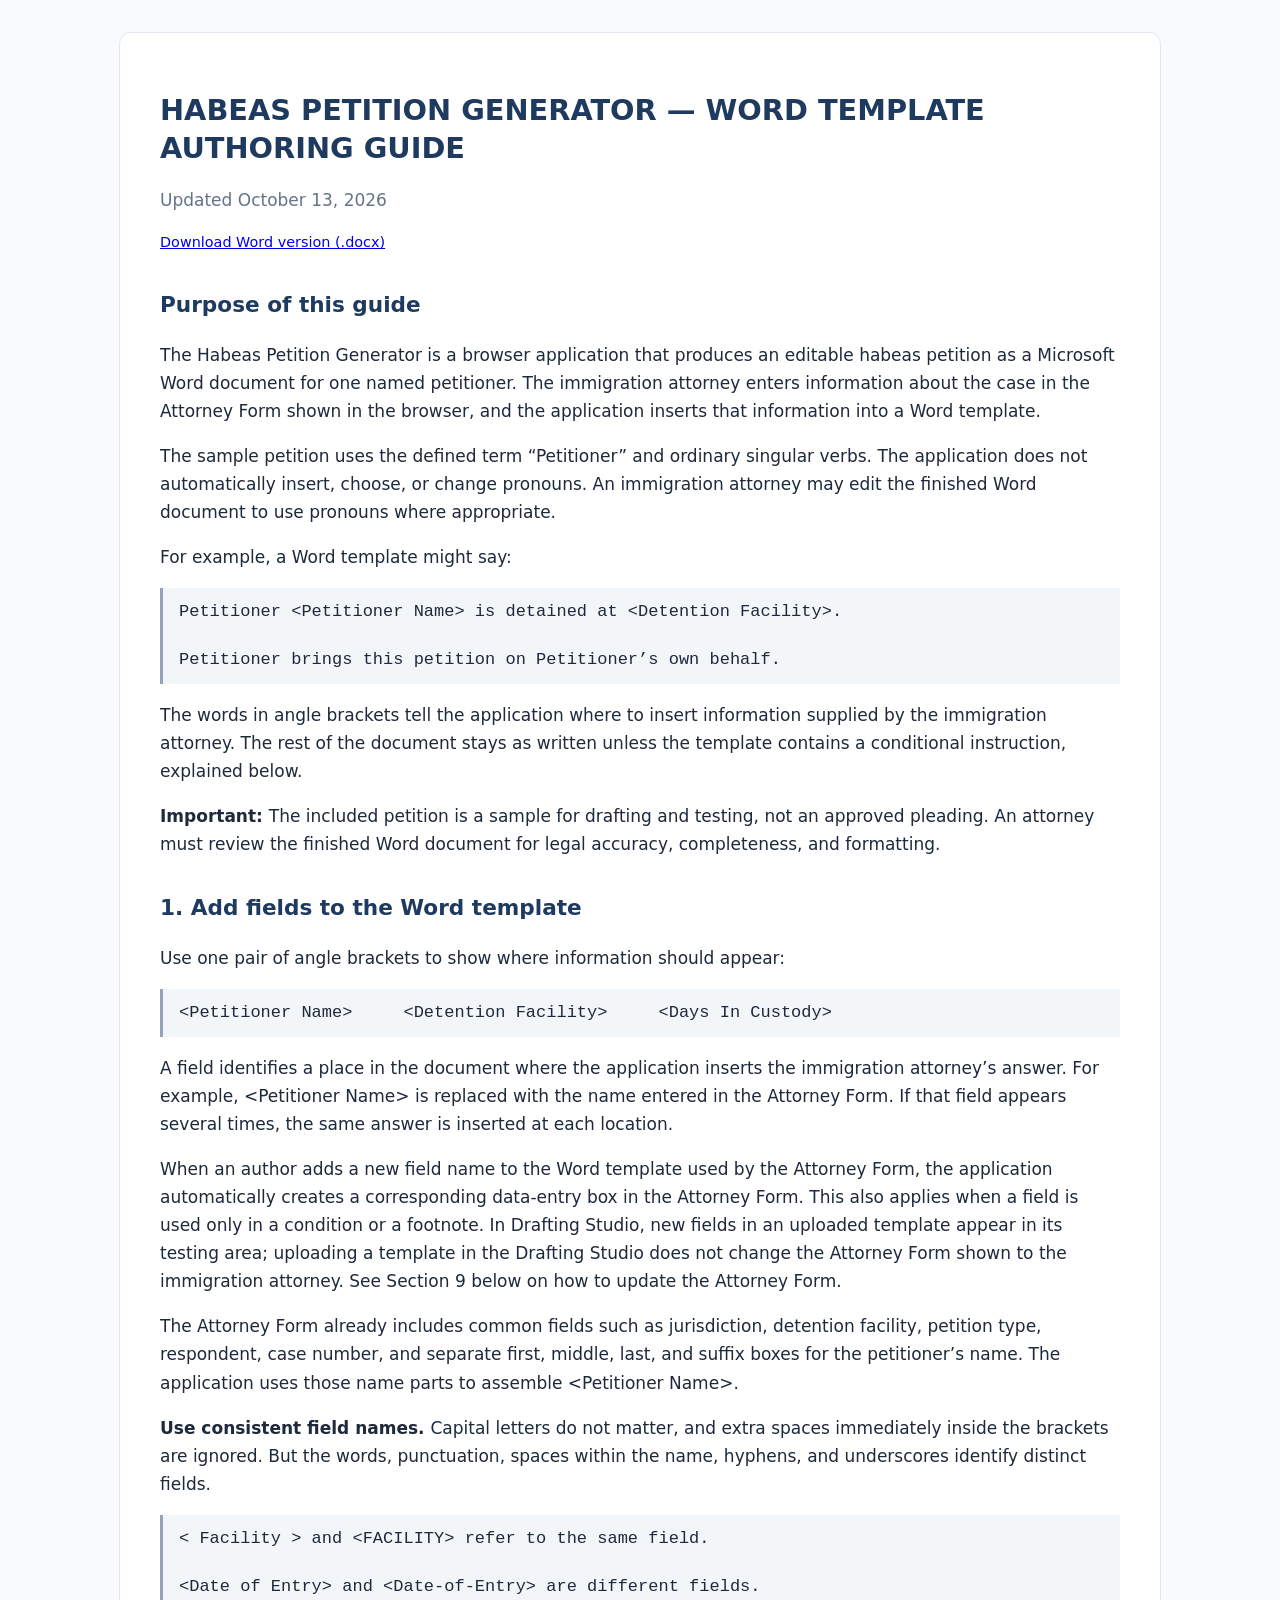
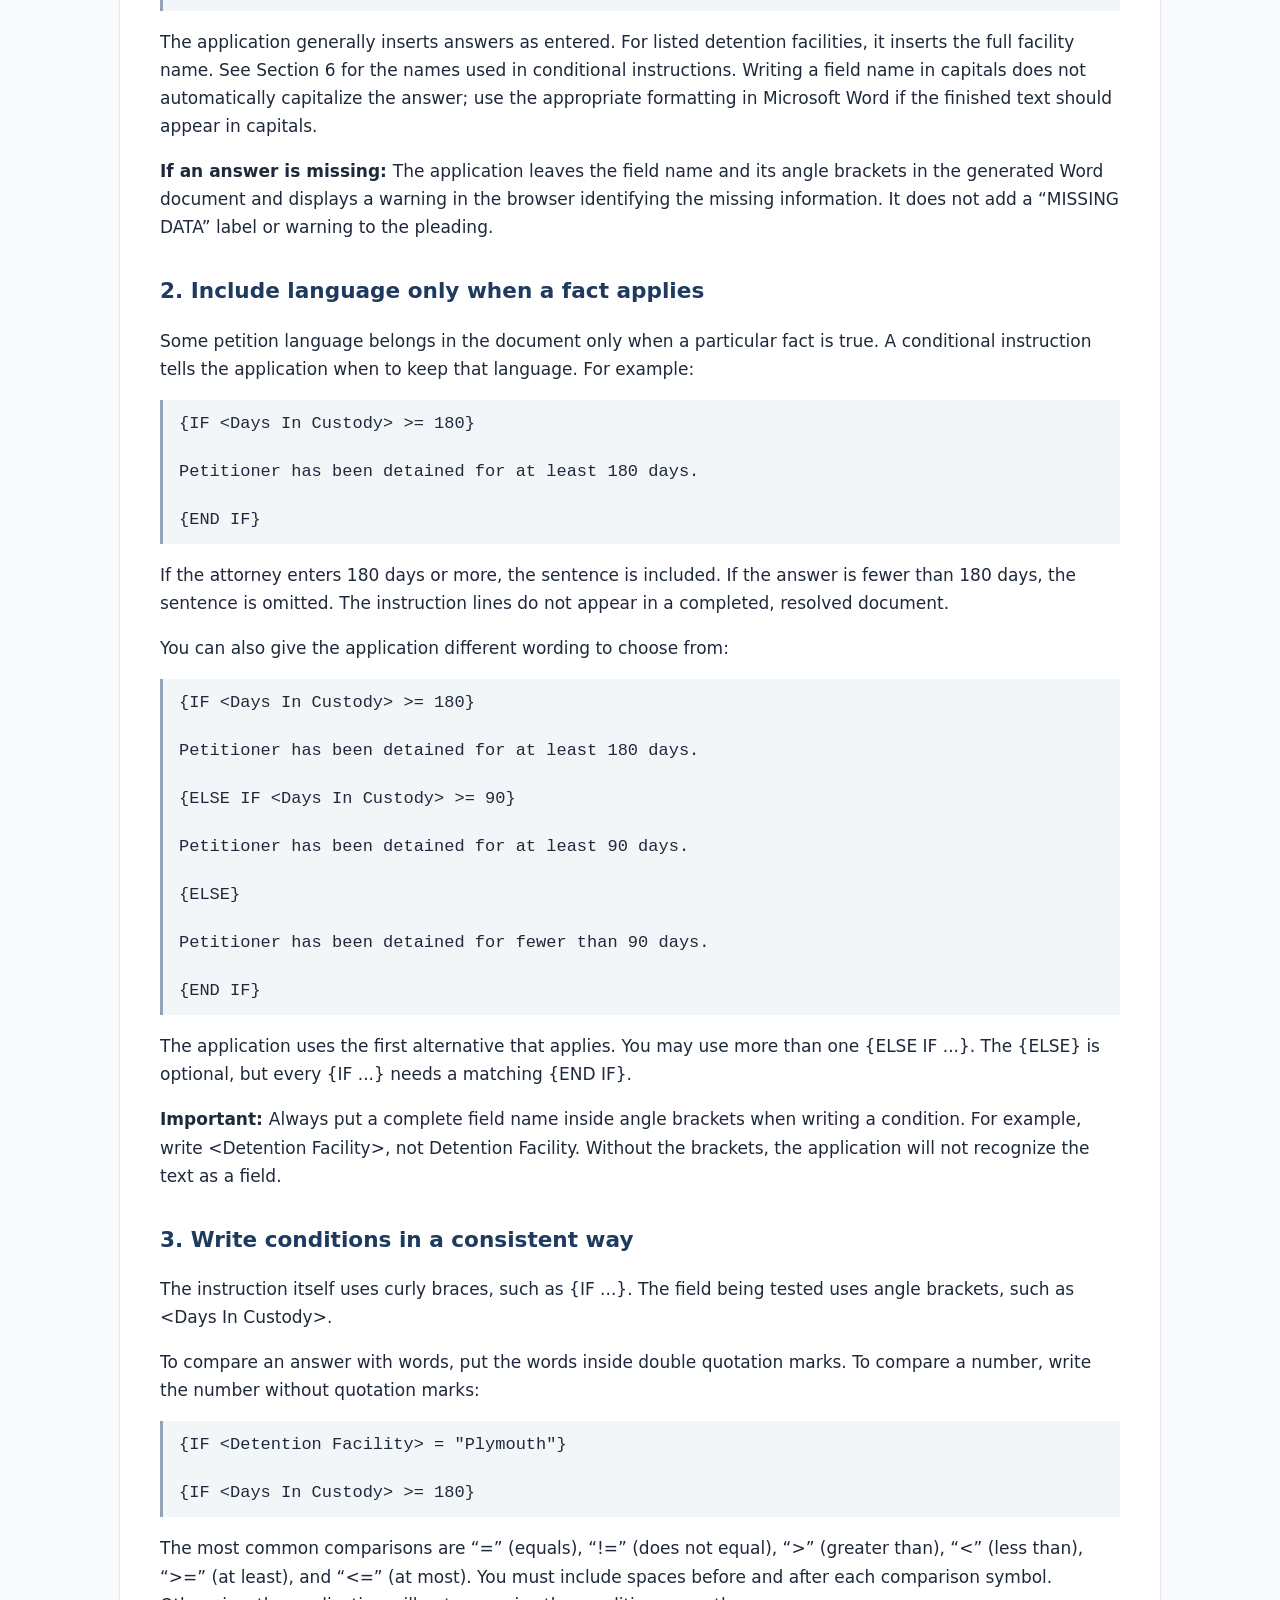
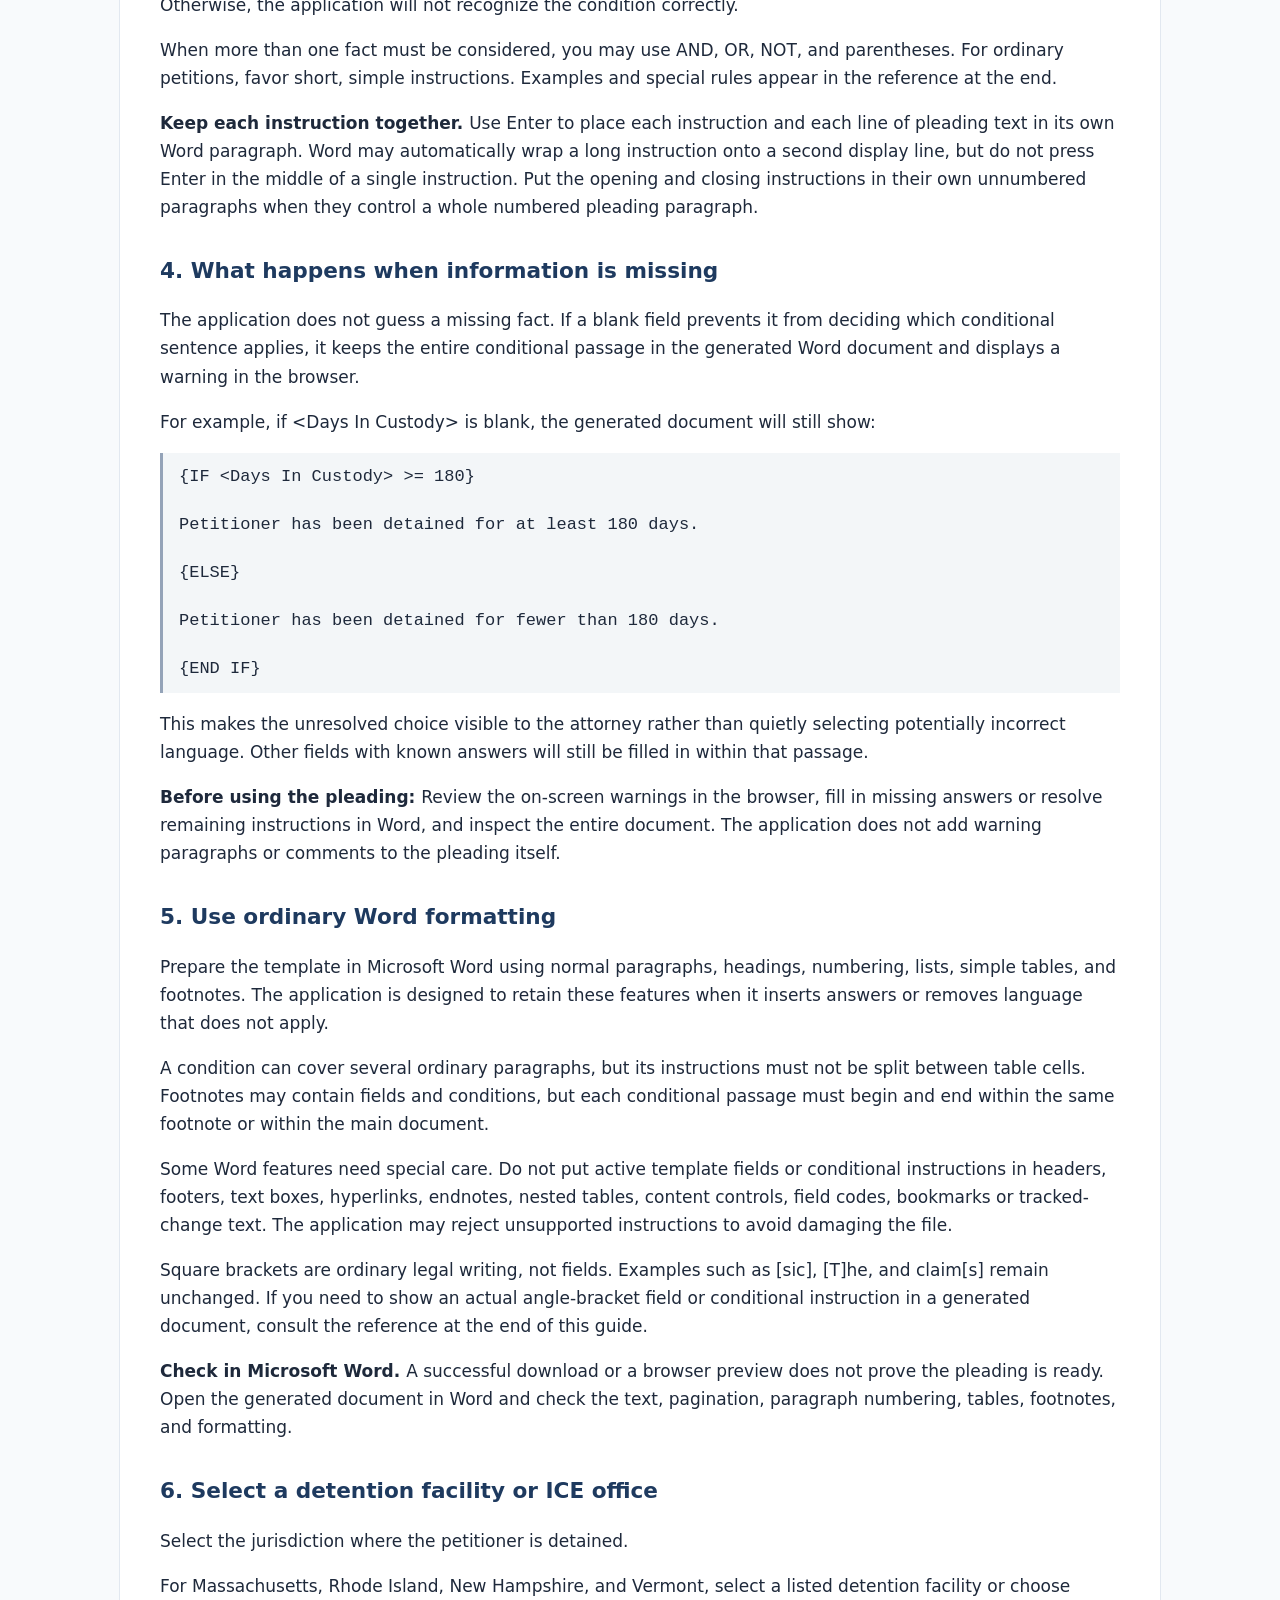
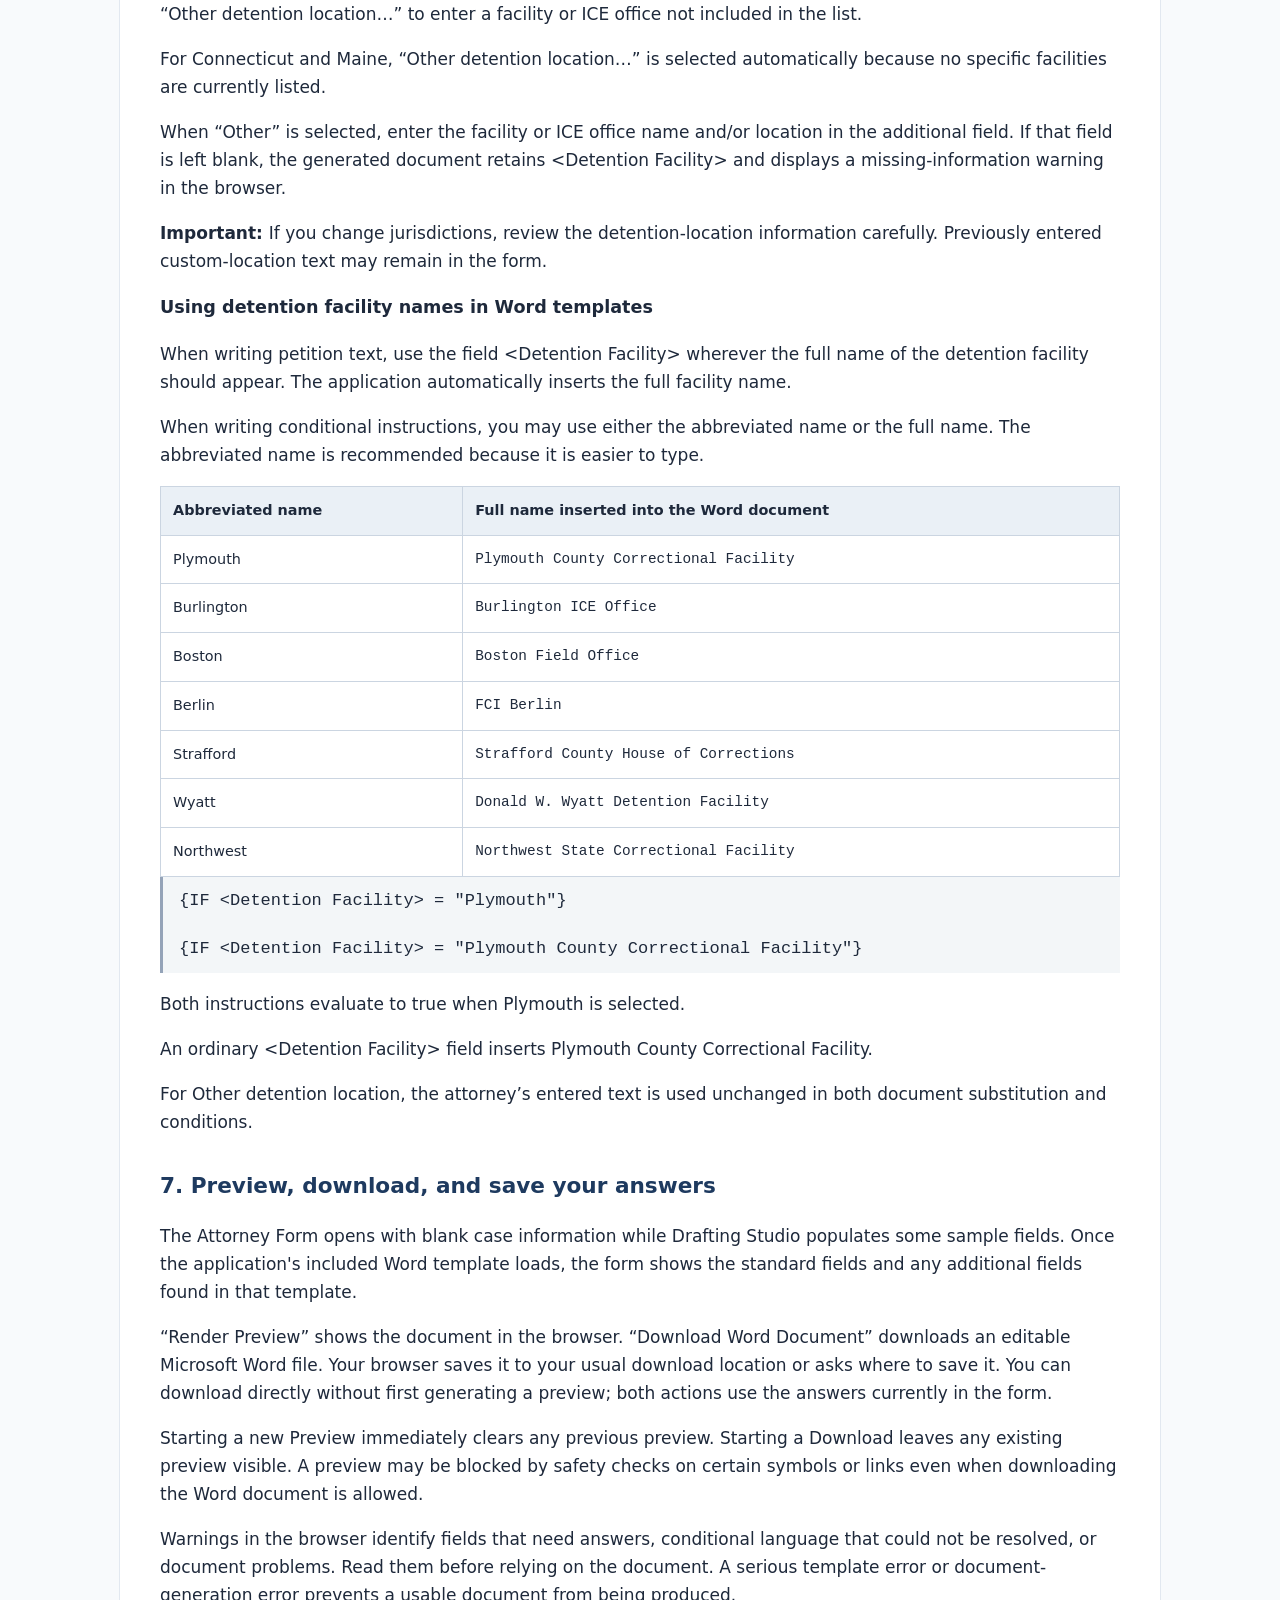
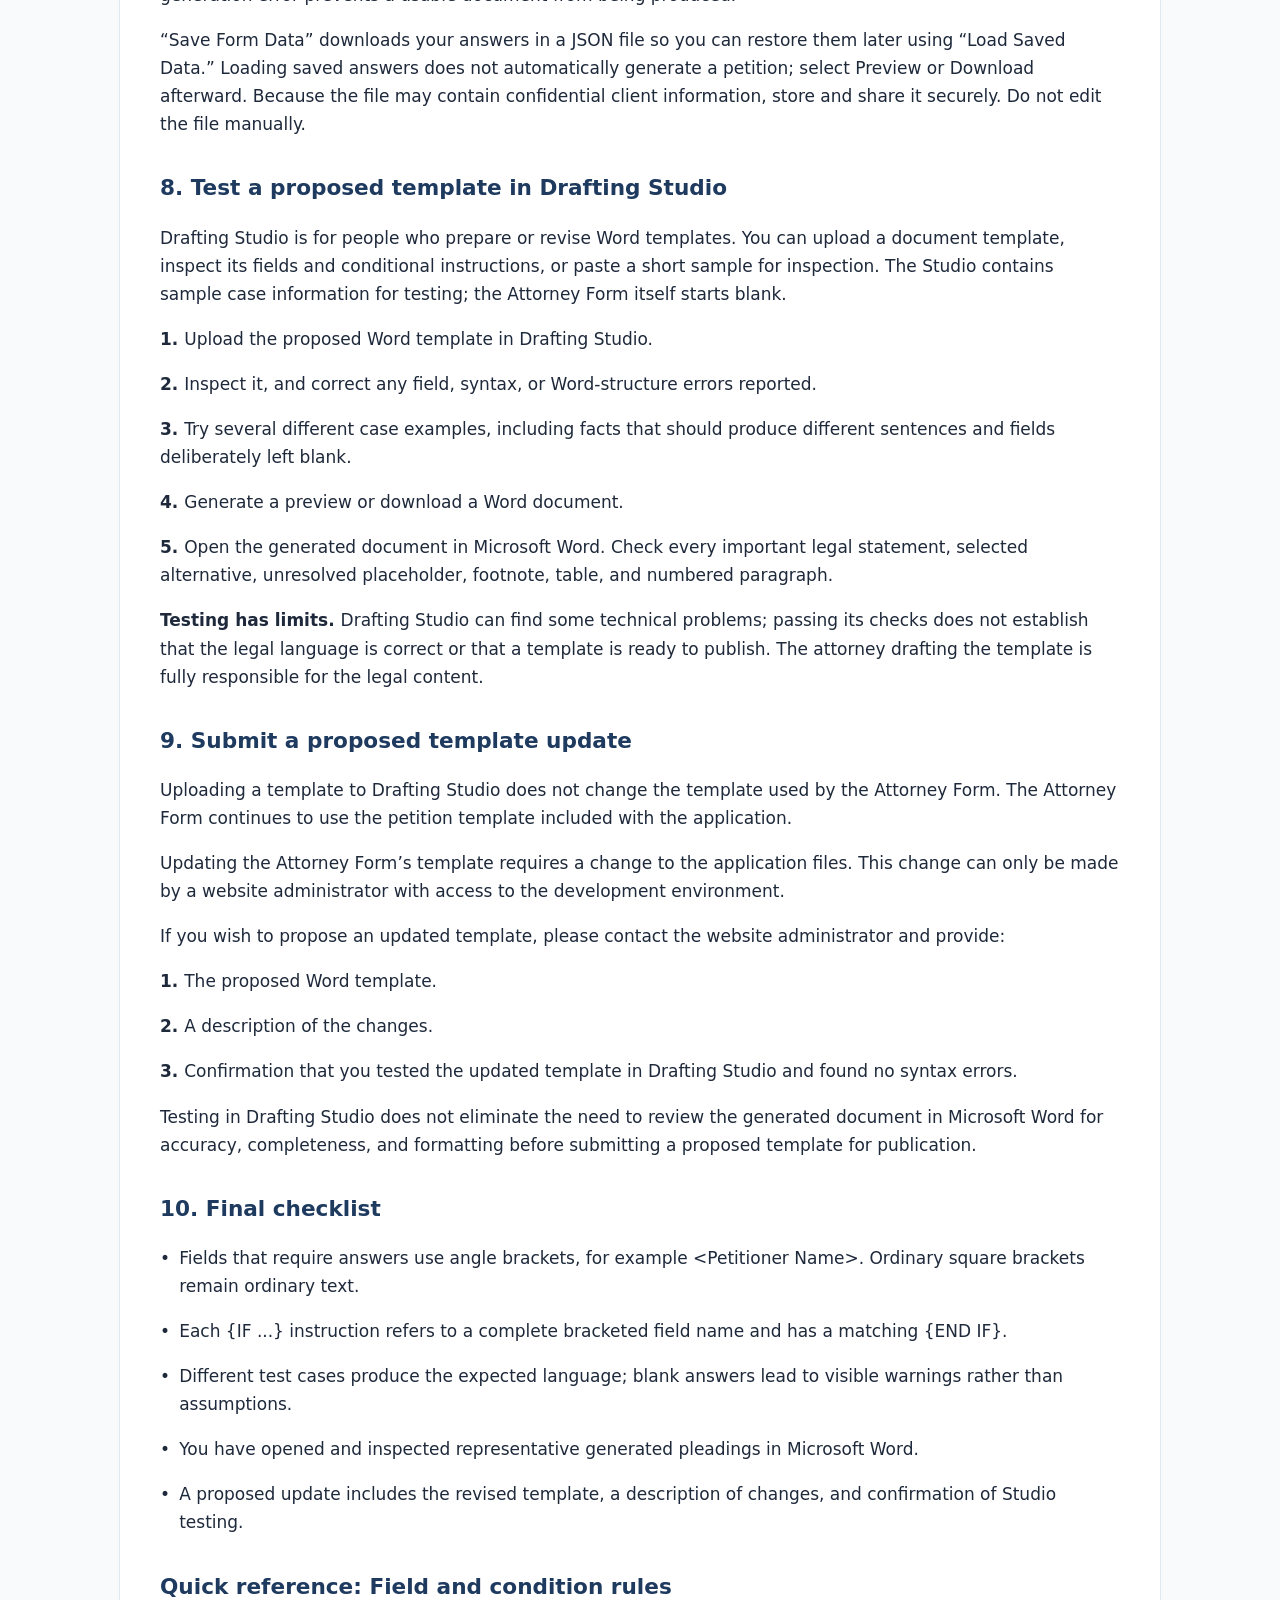
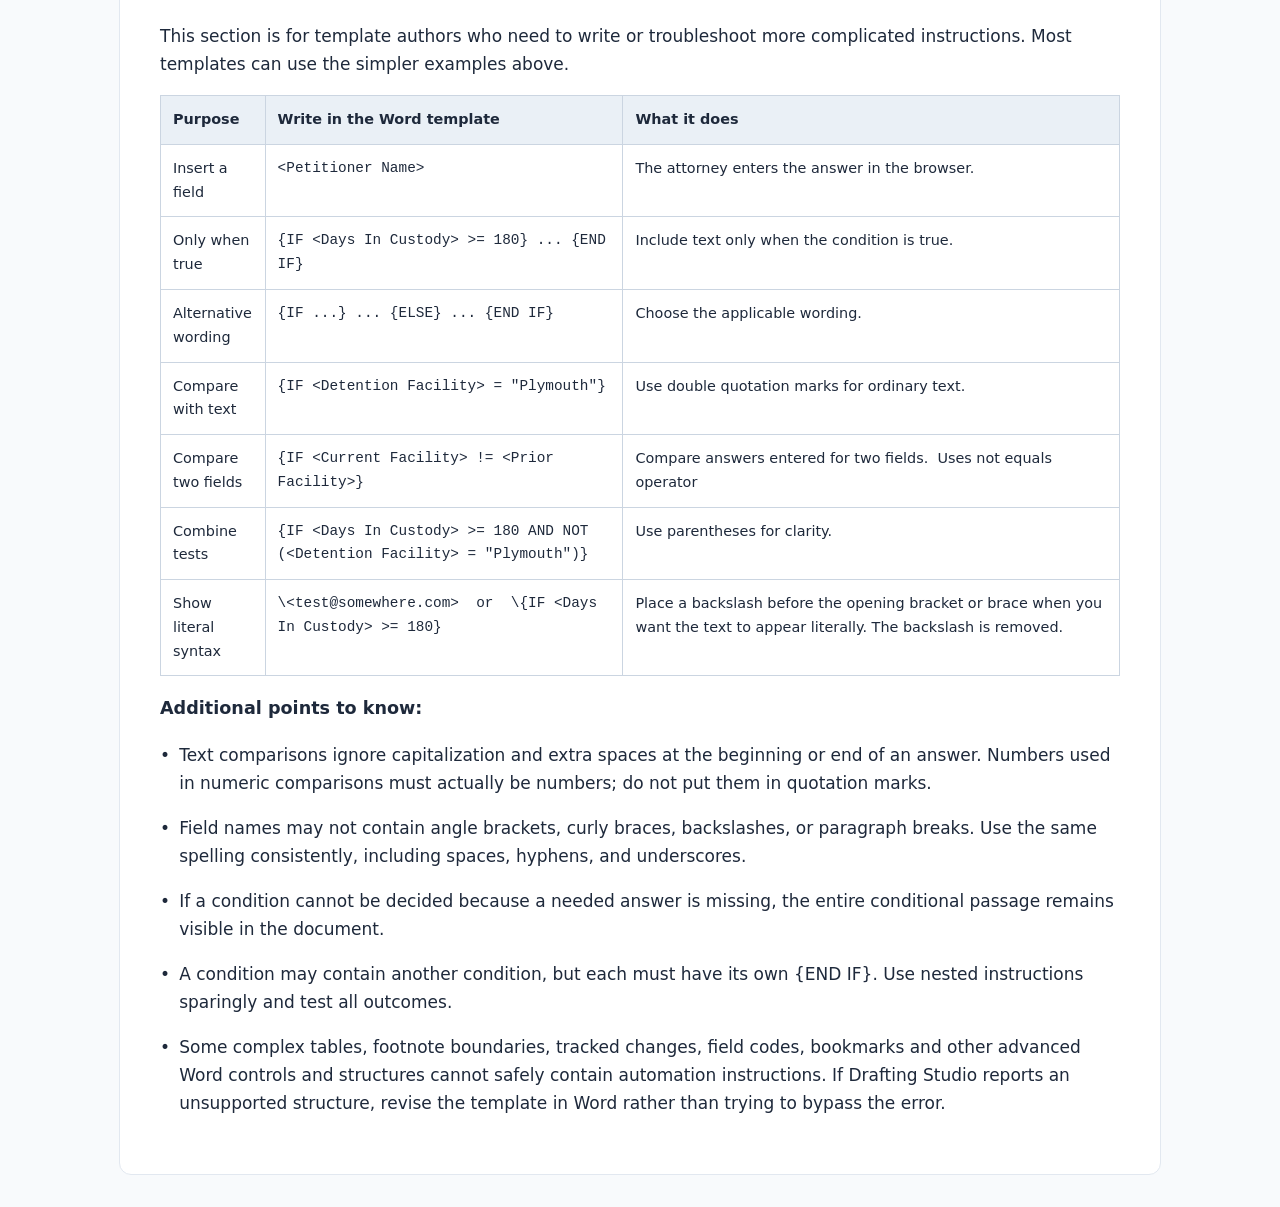
<file: documentation/Word Template Automation Guide for Conditional Text.html>
<!DOCTYPE html>
<html lang="en"><head><meta charset="UTF-8"><meta name="viewport" content="width=device-width, initial-scale=1"><title>Habeas Petition Generator — Word Template Authoring Guide</title><style>body{margin:0;background:#f8fafc;color:#1e293b;font:17px/1.65 system-ui,sans-serif}main{max-width:960px;margin:32px auto;padding:40px;background:white;border:1px solid #e2e8f0;border-radius:12px}h1{font-size:1.8rem;line-height:1.3;color:#1e3a5f}h2{margin-top:2rem;color:#1e3a5f;font-size:1.35rem}h3{font-size:1.1rem}.updated{color:#64748b}.example{font-family:ui-monospace,monospace;white-space:pre-wrap;overflow-wrap:anywhere;background:#f3f6f8;padding:10px 16px;margin:0;border-left:3px solid #94a3b8}.bullet{padding-left:1.2rem;position:relative}.bullet:before{content:"•";position:absolute;left:0}.table-wrap{overflow-x:auto}table{width:100%;border-collapse:collapse;font-size:.9rem}th,td{border:1px solid #cbd5e1;padding:12px;text-align:left;vertical-align:top}th{background:#eaf0f6}td p,th p{margin:0;white-space:pre-wrap;overflow-wrap:anywhere}td:nth-child(2){font-family:ui-monospace,monospace} @media(max-width:640px){main{margin:0;padding:20px;border:0;border-radius:0}body{font-size:16px}h1{font-size:1.4rem}}@media print{body{background:white}main{border:0;margin:0;padding:0}.table-wrap{overflow:visible}h2,h3{break-after:avoid}tr,.example{break-inside:avoid}}</style></head><body><main>
<h1>HABEAS PETITION GENERATOR — WORD TEMPLATE AUTHORING GUIDE</h1>
<p class="updated">Updated October 13, 2026</p>
<p style="font-size: .9rem;"><a href="Word%20Template%20Automation%20Guide%20for%20Conditional%20Text.docx" download style="text-decoration: underline;">Download Word version (.docx)</a></p>
<h2>Purpose of this guide</h2>
<p>The Habeas Petition Generator is a browser application that produces an editable habeas petition as a Microsoft Word document for one named petitioner. The immigration attorney enters information about the case in the Attorney Form shown in the browser, and the application inserts that information into a Word template.</p>
<p>The sample petition uses the defined term “Petitioner” and ordinary singular verbs. The application does not automatically insert, choose, or change pronouns. An immigration attorney may edit the finished Word document to use pronouns where appropriate.</p>
<p>For example, a Word template might say:</p>
<p class="example">Petitioner &lt;Petitioner Name&gt; is detained at &lt;Detention Facility&gt;.</p>
<p class="example">Petitioner brings this petition on Petitioner’s own behalf.</p>
<p>The words in angle brackets tell the application where to insert information supplied by the immigration attorney. The rest of the document stays as written unless the template contains a conditional instruction, explained below.</p>
<p><strong>Important: </strong>The included petition is a sample for drafting and testing, not an approved pleading. An attorney must review the finished Word document for legal accuracy, completeness, and formatting.</p>
<h2>1. Add fields to the Word template</h2>
<p>Use one pair of angle brackets to show where information should appear:</p>
<p class="example">&lt;Petitioner Name&gt;     &lt;Detention Facility&gt;     &lt;Days In Custody&gt;</p>
<p>A field identifies a place in the document where the application inserts the immigration attorney’s answer. For example, &lt;Petitioner Name&gt; is replaced with the name entered in the Attorney Form. If that field appears several times, the same answer is inserted at each location.</p>
<p>When an author adds a new field name to the Word template used by the Attorney Form, the application automatically creates a corresponding data-entry box in the Attorney Form. This also applies when a field is used only in a condition or a footnote. In Drafting Studio, new fields in an uploaded template appear in its testing area; uploading a template in the Drafting Studio does not change the Attorney Form shown to the immigration attorney.  See Section 9 below on how to update the Attorney Form.</p>
<p>The Attorney Form already includes common fields such as jurisdiction, detention facility, petition type, respondent, case number, and separate first, middle, last, and suffix boxes for the petitioner’s name. The application uses those name parts to assemble &lt;Petitioner Name&gt;.</p>
<p><strong>Use consistent field names. </strong>Capital letters do not matter, and extra spaces immediately inside the brackets are ignored. But the words, punctuation, spaces within the name, hyphens, and underscores identify distinct fields.</p>
<p class="example">&lt; Facility &gt; and &lt;FACILITY&gt; refer to the same field.</p>
<p class="example">&lt;Date of Entry&gt; and &lt;Date-of-Entry&gt; are different fields.</p>
<p>The application generally inserts answers as entered. For listed detention facilities, it inserts the full facility name. See Section 6 for the names used in conditional instructions. Writing a field name in capitals does not automatically capitalize the answer; use the appropriate formatting in Microsoft Word if the finished text should appear in capitals.</p>
<p><strong>If an answer is missing: </strong>The application leaves the field name and its angle brackets in the generated Word document and displays a warning in the browser identifying the missing information. It does not add a “MISSING DATA” label or warning to the pleading.</p>
<h2>2. Include language only when a fact applies</h2>
<p>Some petition language belongs in the document only when a particular fact is true. A conditional instruction tells the application when to keep that language. For example:</p>
<p class="example">{IF &lt;Days In Custody&gt; &gt;= 180}</p>
<p class="example">Petitioner has been detained for at least 180 days.</p>
<p class="example">{END IF}</p>
<p>If the attorney enters 180 days or more, the sentence is included. If the answer is fewer than 180 days, the sentence is omitted. The instruction lines do not appear in a completed, resolved document.</p>
<p>You can also give the application different wording to choose from:</p>
<p class="example">{IF &lt;Days In Custody&gt; &gt;= 180}</p>
<p class="example">Petitioner has been detained for at least 180 days.</p>
<p class="example">{ELSE IF &lt;Days In Custody&gt; &gt;= 90}</p>
<p class="example">Petitioner has been detained for at least 90 days.</p>
<p class="example">{ELSE}</p>
<p class="example">Petitioner has been detained for fewer than 90 days.</p>
<p class="example">{END IF}</p>
<p>The application uses the first alternative that applies. You may use more than one {ELSE IF ...}. The {ELSE} is optional, but every {IF ...} needs a matching {END IF}.</p>
<p><strong>Important: </strong>Always put a complete field name inside angle brackets when writing a condition. For example, write &lt;Detention Facility&gt;, not Detention Facility. Without the brackets, the application will not recognize the text as a field.</p>
<h2>3. Write conditions in a consistent way</h2>
<p>The instruction itself uses curly braces, such as {IF ...}. The field being tested uses angle brackets, such as &lt;Days In Custody&gt;.</p>
<p>To compare an answer with words, put the words inside double quotation marks. To compare a number, write the number without quotation marks:</p>
<p class="example">{IF &lt;Detention Facility&gt; = "Plymouth"}</p>
<p class="example">{IF &lt;Days In Custody&gt; &gt;= 180}</p>
<p>The most common comparisons are “=” (equals), “!=” (does not equal), “&gt;” (greater than), “&lt;” (less than), “&gt;=” (at least), and “&lt;=” (at most). You must include spaces before and after each comparison symbol. Otherwise, the application will not recognize the condition correctly.</p>
<p>When more than one fact must be considered, you may use AND, OR, NOT, and parentheses. For ordinary petitions, favor short, simple instructions. Examples and special rules appear in the reference at the end.</p>
<p><strong>Keep each instruction together. </strong>Use Enter to place each instruction and each line of pleading text in its own Word paragraph. Word may automatically wrap a long instruction onto a second display line, but do not press Enter in the middle of a single instruction. Put the opening and closing instructions in their own unnumbered paragraphs when they control a whole numbered pleading paragraph.</p>
<h2>4. What happens when information is missing</h2>
<p>The application does not guess a missing fact. If a blank field prevents it from deciding which conditional sentence applies, it keeps the entire conditional passage in the generated Word document and displays a warning in the browser.</p>
<p>For example, if &lt;Days In Custody&gt; is blank, the generated document will still show:</p>
<p class="example">{IF &lt;Days In Custody&gt; &gt;= 180}</p>
<p class="example">Petitioner has been detained for at least 180 days.</p>
<p class="example">{ELSE}</p>
<p class="example">Petitioner has been detained for fewer than 180 days.</p>
<p class="example">{END IF}</p>
<p>This makes the unresolved choice visible to the attorney rather than quietly selecting potentially incorrect language. Other fields with known answers will still be filled in within that passage.</p>
<p><strong>Before using the pleading: </strong>Review the on-screen warnings in the browser, fill in missing answers or resolve remaining instructions in Word, and inspect the entire document. The application does not add warning paragraphs or comments to the pleading itself.</p>
<h2>5. Use ordinary Word formatting</h2>
<p>Prepare the template in Microsoft Word using normal paragraphs, headings, numbering, lists, simple tables, and footnotes. The application is designed to retain these features when it inserts answers or removes language that does not apply.</p>
<p>A condition can cover several ordinary paragraphs, but its instructions must not be split between table cells. Footnotes may contain fields and conditions, but each conditional passage must begin and end within the same footnote or within the main document.</p>
<p>Some Word features need special care. Do not put active template fields or conditional instructions in headers, footers, text boxes, hyperlinks, endnotes, nested tables, content controls, field codes, bookmarks or tracked-change text. The application may reject unsupported instructions to avoid damaging the file.</p>
<p>Square brackets are ordinary legal writing, not fields. Examples such as [sic], [T]he, and claim[s] remain unchanged. If you need to show an actual angle-bracket field or conditional instruction in a generated document, consult the reference at the end of this guide.</p>
<p><strong>Check in Microsoft Word. </strong>A successful download or a browser preview does not prove the pleading is ready. Open the generated document in Word and check the text, pagination, paragraph numbering, tables, footnotes, and formatting.</p>
<h2>6. Select a detention facility or ICE office</h2>
<p>Select the jurisdiction where the petitioner is detained.</p>
<p>For Massachusetts, Rhode Island, New Hampshire, and Vermont, select a listed detention facility or choose “Other detention location…” to enter a facility or ICE office not included in the list.</p>
<p>For Connecticut and Maine, “Other detention location…” is selected automatically because no specific facilities are currently listed.</p>
<p>When “Other” is selected, enter the facility or ICE office name and/or location in the additional field. If that field is left blank, the generated document retains &lt;Detention Facility&gt; and displays a missing-information warning in the browser.</p>
<p><strong>Important: </strong>If you change jurisdictions, review the detention-location information carefully. Previously entered custom-location text may remain in the form.</p>
<h3>Using detention facility names in Word templates</h3>
<p>When writing petition text, use the field &lt;Detention Facility&gt; wherever the full name of the detention facility should appear. The application automatically inserts the full facility name.</p>
<p>When writing conditional instructions, you may use either the abbreviated name or the full name. The abbreviated name is recommended because it is easier to type.</p>
<div class="table-wrap"><table><thead><tr><th scope="col">Abbreviated name</th><th scope="col">Full name inserted into the Word document</th></tr></thead><tbody><tr><td>Plymouth</td><td>Plymouth County Correctional Facility</td></tr><tr><td>Burlington</td><td>Burlington ICE Office</td></tr><tr><td>Boston</td><td>Boston Field Office</td></tr><tr><td>Berlin</td><td>FCI Berlin</td></tr><tr><td>Strafford</td><td>Strafford County House of Corrections</td></tr><tr><td>Wyatt</td><td>Donald W. Wyatt Detention Facility</td></tr><tr><td>Northwest</td><td>Northwest State Correctional Facility</td></tr></tbody></table></div>
<p class="example">{IF &lt;Detention Facility&gt; = "Plymouth"}</p>
<p class="example">{IF &lt;Detention Facility&gt; = "Plymouth County Correctional Facility"}</p>
<p>Both instructions evaluate to true when Plymouth is selected.</p>
<p>An ordinary &lt;Detention Facility&gt; field inserts Plymouth County Correctional Facility.</p>
<p>For Other detention location, the attorney’s entered text is used unchanged in both document substitution and conditions.</p>
<h2>7. Preview, download, and save your answers</h2>
<p>The Attorney Form opens with blank case information while Drafting Studio populates some sample fields. Once the application's included Word template loads, the form shows the standard fields and any additional fields found in that template.</p>
<p>“Render Preview” shows the document in the browser. “Download Word Document” downloads an editable Microsoft Word file. Your browser saves it to your usual download location or asks where to save it. You can download directly without first generating a preview; both actions use the answers currently in the form.</p>
<p>Starting a new Preview immediately clears any previous preview. Starting a Download leaves any existing preview visible. A preview may be blocked by safety checks on certain symbols or links even when downloading the Word document is allowed.</p>
<p>Warnings in the browser identify fields that need answers, conditional language that could not be resolved, or document problems. Read them before relying on the document. A serious template error or document-generation error prevents a usable document from being produced.</p>
<p>“Save Form Data” downloads your answers in a JSON file so you can restore them later using “Load Saved Data.” Loading saved answers does not automatically generate a petition; select Preview or Download afterward. Because the file may contain confidential client information, store and share it securely. Do not edit the file manually.</p>
<h2>8. Test a proposed template in Drafting Studio</h2>
<p>Drafting Studio is for people who prepare or revise Word templates. You can upload a document template, inspect its fields and conditional instructions, or paste a short sample for inspection. The Studio contains sample case information for testing; the Attorney Form itself starts blank.</p>
<p><strong>1. </strong>Upload the proposed Word template in Drafting Studio.</p>
<p><strong>2. </strong>Inspect it, and correct any field, syntax, or Word-structure errors reported.</p>
<p><strong>3. </strong>Try several different case examples, including facts that should produce different sentences and fields deliberately left blank.</p>
<p><strong>4. </strong>Generate a preview or download a Word document.</p>
<p><strong>5. </strong>Open the generated document in Microsoft Word. Check every important legal statement, selected alternative, unresolved placeholder, footnote, table, and numbered paragraph.</p>
<p><strong>Testing has limits. </strong>Drafting Studio can find some technical problems; passing its checks does not establish that the legal language is correct or that a template is ready to publish.  The attorney drafting the template is fully responsible for the legal content.</p>
<h2>9. Submit a proposed template update</h2>
<p>Uploading a template to Drafting Studio does not change the template used by the Attorney Form. The Attorney Form continues to use the petition template included with the application.</p>
<p>Updating the Attorney Form’s template requires a change to the application files. This change can only be made by a website administrator with access to the development environment.</p>
<p>If you wish to propose an updated template, please contact the website administrator and provide:</p>
<p><strong>1. </strong>The proposed Word template.</p>
<p><strong>2. </strong>A description of the changes.</p>
<p><strong>3. </strong>Confirmation that you tested the updated template in Drafting Studio and found no syntax errors.</p>
<p>Testing in Drafting Studio does not eliminate the need to review the generated document in Microsoft Word for accuracy, completeness, and formatting before submitting a proposed template for publication.</p>
<h2>10. Final checklist</h2>
<p class="bullet">Fields that require answers use angle brackets, for example &lt;Petitioner Name&gt;. Ordinary square brackets remain ordinary text.</p>
<p class="bullet">Each {IF ...} instruction refers to a complete bracketed field name and has a matching {END IF}.</p>
<p class="bullet">Different test cases produce the expected language; blank answers lead to visible warnings rather than assumptions.</p>
<p class="bullet">You have opened and inspected representative generated pleadings in Microsoft Word.</p>
<p class="bullet">A proposed update includes the revised template, a description of changes, and confirmation of Studio testing.</p>
<h2>Quick reference: Field and condition rules</h2>
<p>This section is for template authors who need to write or troubleshoot more complicated instructions. Most templates can use the simpler examples above.</p>
<div class="table-wrap"><table><thead><tr><th scope="col"><p>Purpose</p></th><th scope="col"><p>Write in the Word template</p></th><th scope="col"><p>What it does</p></th></tr></thead><tbody><tr><td><p>Insert a field</p></td><td><p>&lt;Petitioner Name&gt;</p></td><td><p>The attorney enters the answer in the browser.</p></td></tr><tr><td><p>Only when true</p></td><td><p>{IF &lt;Days In Custody&gt; &gt;= 180} ... {END IF}</p></td><td><p>Include text only when the condition is true.</p></td></tr><tr><td><p>Alternative wording</p></td><td><p>{IF ...} ... {ELSE} ... {END IF}</p></td><td><p>Choose the applicable wording.</p></td></tr><tr><td><p>Compare with text</p></td><td><p>{IF &lt;Detention Facility&gt; = "Plymouth"}</p></td><td><p>Use double quotation marks for ordinary text.</p></td></tr><tr><td><p>Compare two fields</p></td><td><p>{IF &lt;Current Facility&gt; != &lt;Prior Facility&gt;}</p></td><td><p>Compare answers entered for two fields.  Uses not equals operator</p></td></tr><tr><td><p>Combine tests</p></td><td><p>{IF &lt;Days In Custody&gt; &gt;= 180 AND NOT (&lt;Detention Facility&gt; = "Plymouth")}</p></td><td><p>Use parentheses for clarity.</p></td></tr><tr><td><p>Show literal syntax</p></td><td><p>\&lt;test@somewhere.com&gt;  or  \{IF &lt;Days In Custody&gt; &gt;= 180}</p></td><td><p>Place a backslash before the opening bracket or brace when you want the text to appear literally. The backslash is removed.</p></td></tr></tbody></table></div>
<h3>Additional points to know:</h3>
<p class="bullet">Text comparisons ignore capitalization and extra spaces at the beginning or end of an answer. Numbers used in numeric comparisons must actually be numbers; do not put them in quotation marks.</p>
<p class="bullet">Field names may not contain angle brackets, curly braces, backslashes, or paragraph breaks. Use the same spelling consistently, including spaces, hyphens, and underscores.</p>
<p class="bullet">If a condition cannot be decided because a needed answer is missing, the entire conditional passage remains visible in the document.</p>
<p class="bullet">A condition may contain another condition, but each must have its own {END IF}. Use nested instructions sparingly and test all outcomes.</p>
<p class="bullet">Some complex tables, footnote boundaries, tracked changes, field codes, bookmarks and other advanced Word controls and structures cannot safely contain automation instructions. If Drafting Studio reports an unsupported structure, revise the template in Word rather than trying to bypass the error.</p>
</main></body></html>
</file>
